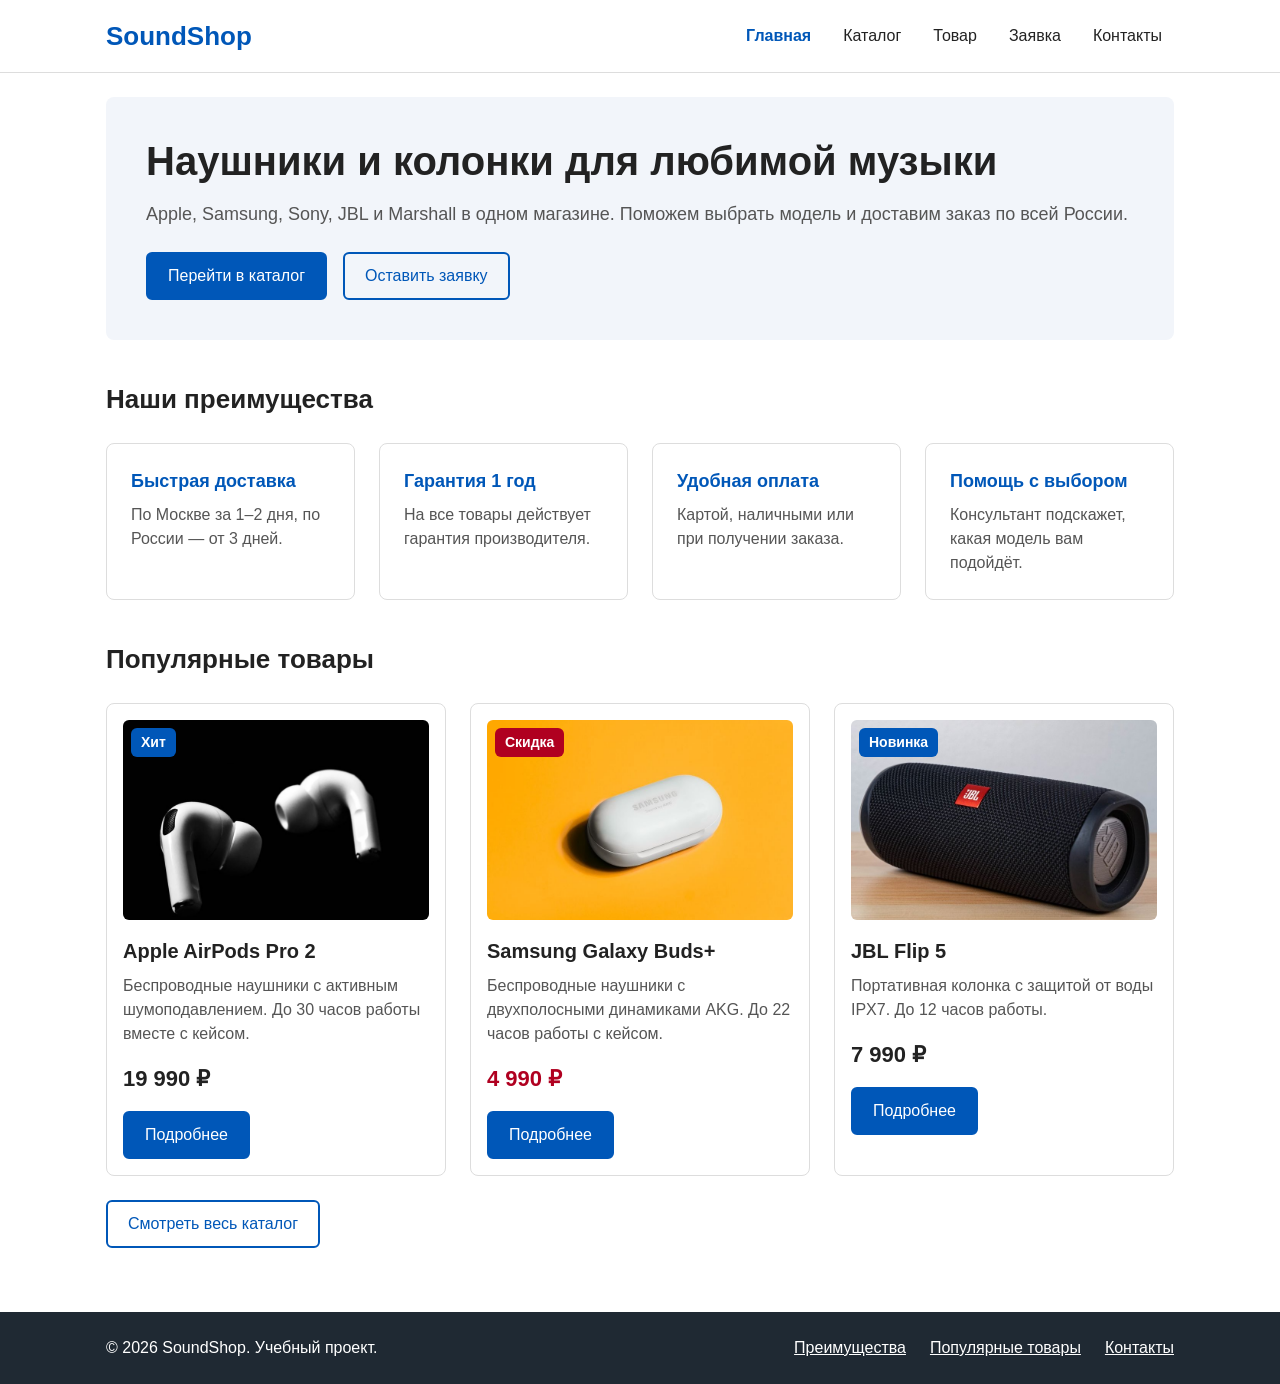
<file: index.html>
<!DOCTYPE html>
<html lang="ru">
<head>
    <meta charset="UTF-8">
    <meta name="viewport" content="width=device-width, initial-scale=1.0">
    <meta name="description" content="SoundShop — интернет-магазин наушников и колонок Apple, Samsung, Sony, JBL и Marshall. Доставка по всей России.">
    <title>SoundShop — магазин наушников и колонок</title>
    <link rel="stylesheet" href="css/style.css">
</head>
<body>
    <!-- Шапка сайта -->
    <header class="site-header">
        <div class="site-header__inner">
            <a class="site-header__logo" href="index.html">SoundShop</a>
            <nav class="site-nav">
                <ul class="site-nav__list">
                    <li class="site-nav__item"><a class="site-nav__link site-nav__link--active" href="index.html">Главная</a></li>
                    <li class="site-nav__item"><a class="site-nav__link" href="catalog.html">Каталог</a></li>
                    <li class="site-nav__item"><a class="site-nav__link" href="product.html">Товар</a></li>
                    <li class="site-nav__item"><a class="site-nav__link" href="order.html">Заявка</a></li>
                    <li class="site-nav__item"><a class="site-nav__link" href="contacts.html">Контакты</a></li>
                </ul>
            </nav>
        </div>
    </header>

    <!-- Основное содержимое -->
    <main class="container">
        <!-- Hero-блок -->
        <section class="hero">
            <h1 class="hero__title">Наушники и колонки для любимой музыки</h1>
            <p class="hero__text">Apple, Samsung, Sony, JBL и Marshall в одном магазине. Поможем выбрать модель и доставим заказ по всей России.</p>
            <div class="hero__buttons">
                <a class="button" href="catalog.html">Перейти в каталог</a>
                <a class="button button--secondary" href="order.html">Оставить заявку</a>
            </div>
        </section>

        <!-- Преимущества -->
        <section class="advantages" id="advantages">
            <h2 class="section-title">Наши преимущества</h2>
            <div class="advantages__list">
                <div class="advantages__item">
                    <h3 class="advantages__title">Быстрая доставка</h3>
                    <p class="advantages__text">По Москве за 1–2 дня, по России — от 3 дней.</p>
                </div>
                <div class="advantages__item">
                    <h3 class="advantages__title">Гарантия 1 год</h3>
                    <p class="advantages__text">На все товары действует гарантия производителя.</p>
                </div>
                <div class="advantages__item">
                    <h3 class="advantages__title">Удобная оплата</h3>
                    <p class="advantages__text">Картой, наличными или при получении заказа.</p>
                </div>
                <div class="advantages__item">
                    <h3 class="advantages__title">Помощь с выбором</h3>
                    <p class="advantages__text">Консультант подскажет, какая модель вам подойдёт.</p>
                </div>
            </div>
        </section>

        <!-- Популярные товары -->
        <section class="popular" id="popular">
            <h2 class="section-title">Популярные товары</h2>
            <div class="product-list">
                <article class="product-card">
                    <span class="product-card__badge">Хит</span>
                    <img class="product-card__img" src="images/airpods-pro-2.jpg" alt="Беспроводные наушники Apple AirPods Pro 2">
                    <h3 class="product-card__title">Apple AirPods Pro 2</h3>
                    <p class="product-card__description">Беспроводные наушники с активным шумоподавлением. До 30 часов работы вместе с кейсом.</p>
                    <p class="product-card__price">19 990 ₽</p>
                    <a class="button product-card__button" href="product.html">Подробнее</a>
                </article>

                <article class="product-card product-card--discount">
                    <span class="product-card__badge">Скидка</span>
                    <img class="product-card__img" src="images/galaxy-buds-plus.jpg" alt="Беспроводные наушники Samsung Galaxy Buds+">
                    <h3 class="product-card__title">Samsung Galaxy Buds+</h3>
                    <p class="product-card__description">Беспроводные наушники с двухполосными динамиками AKG. До 22 часов работы с кейсом.</p>
                    <p class="product-card__price">4 990 ₽</p>
                    <a class="button product-card__button" href="product.html">Подробнее</a>
                </article>

                <article class="product-card">
                    <span class="product-card__badge">Новинка</span>
                    <img class="product-card__img" src="images/jbl-flip-5.jpg" alt="Портативная колонка JBL Flip 5">
                    <h3 class="product-card__title">JBL Flip 5</h3>
                    <p class="product-card__description">Портативная колонка с защитой от воды IPX7. До 12 часов работы.</p>
                    <p class="product-card__price">7 990 ₽</p>
                    <a class="button product-card__button" href="product.html">Подробнее</a>
                </article>
            </div>
            <a class="button button--secondary popular__link" href="catalog.html">Смотреть весь каталог</a>
        </section>
    </main>

    <!-- Подвал -->
    <footer class="site-footer">
        <div class="site-footer__inner">
            <p class="site-footer__copy">© 2026 SoundShop. Учебный проект.</p>
            <ul class="site-footer__list">
                <li class="site-footer__item"><a class="site-footer__link" href="index.html#advantages">Преимущества</a></li>
                <li class="site-footer__item"><a class="site-footer__link" href="index.html#popular">Популярные товары</a></li>
                <li class="site-footer__item"><a class="site-footer__link" href="contacts.html">Контакты</a></li>
            </ul>
        </div>
    </footer>
</body>
</html>
</file>
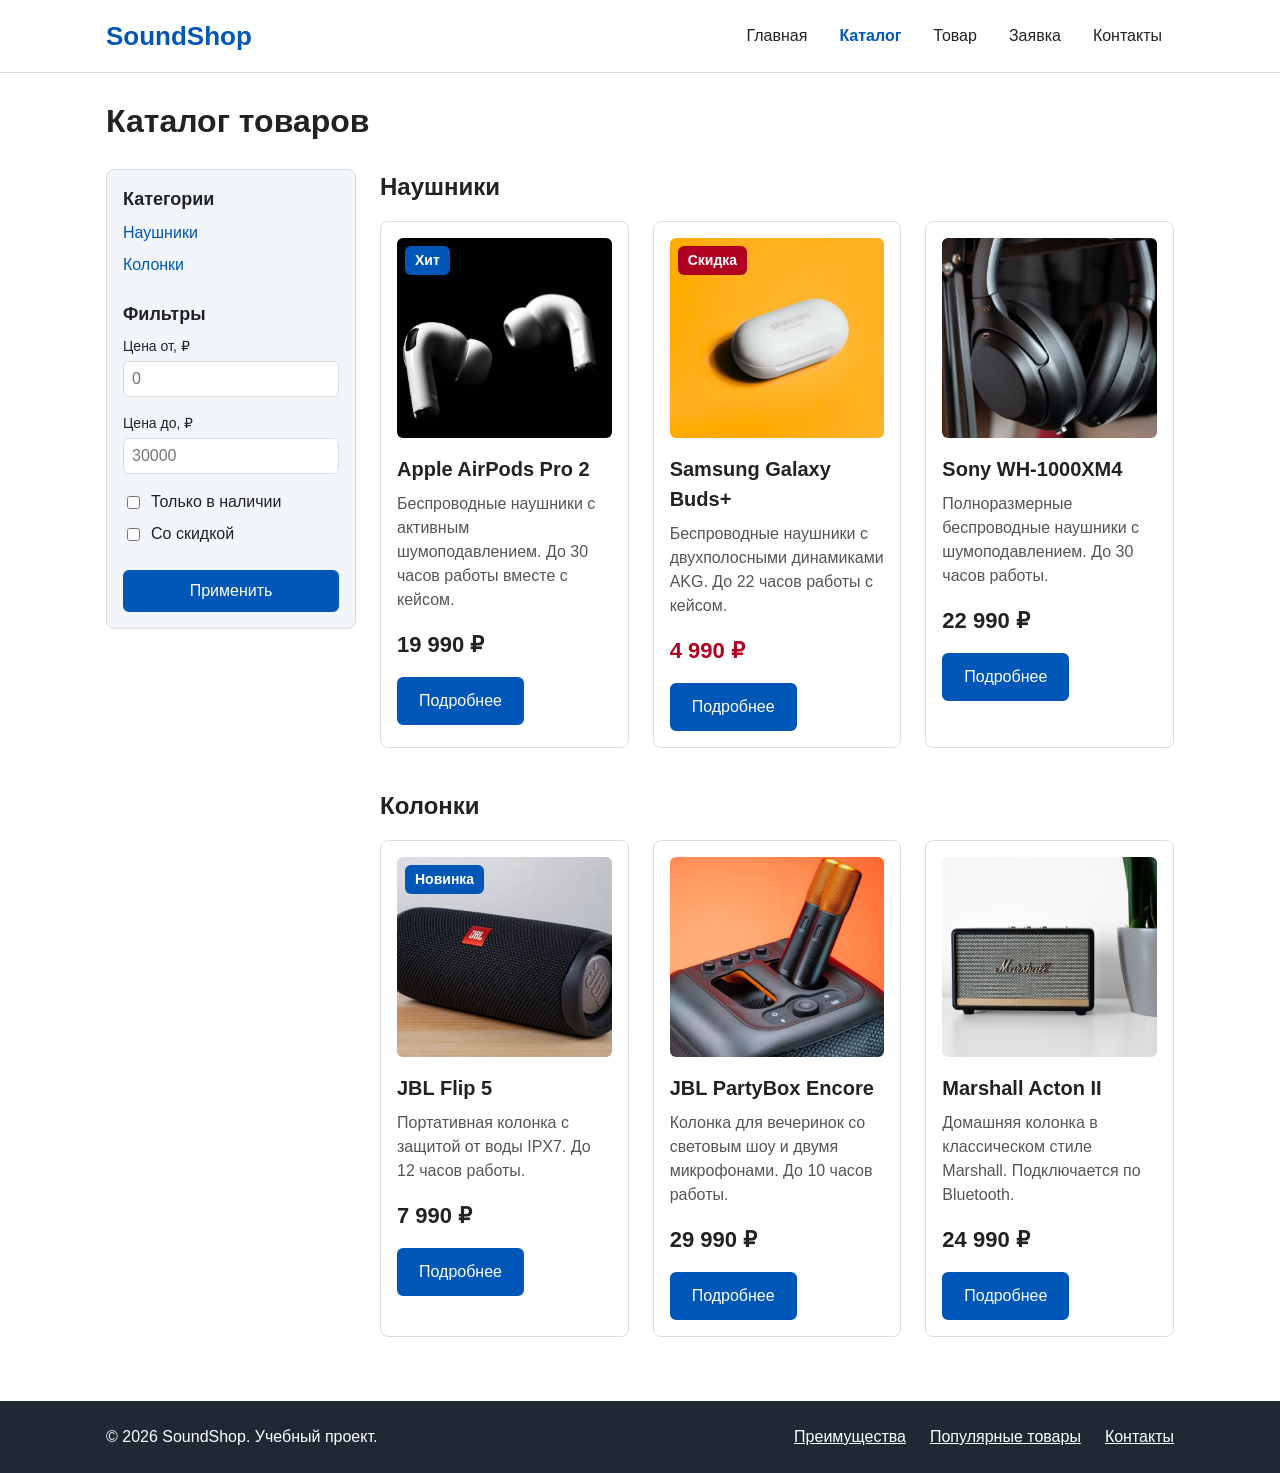
<file: catalog.html>
<!DOCTYPE html>
<html lang="ru">
<head>
    <meta charset="UTF-8">
    <meta name="viewport" content="width=device-width, initial-scale=1.0">
    <meta name="description" content="Каталог SoundShop: наушники Apple, Samsung и Sony, колонки JBL и Marshall.">
    <title>Каталог товаров — SoundShop</title>
    <link rel="stylesheet" href="css/style.css">
</head>
<body>
    <!-- Шапка сайта -->
    <header class="site-header">
        <div class="site-header__inner">
            <a class="site-header__logo" href="index.html">SoundShop</a>
            <nav class="site-nav">
                <ul class="site-nav__list">
                    <li class="site-nav__item"><a class="site-nav__link" href="index.html">Главная</a></li>
                    <li class="site-nav__item"><a class="site-nav__link site-nav__link--active" href="catalog.html">Каталог</a></li>
                    <li class="site-nav__item"><a class="site-nav__link" href="product.html">Товар</a></li>
                    <li class="site-nav__item"><a class="site-nav__link" href="order.html">Заявка</a></li>
                    <li class="site-nav__item"><a class="site-nav__link" href="contacts.html">Контакты</a></li>
                </ul>
            </nav>
        </div>
    </header>

    <!-- Основное содержимое -->
    <main class="container">
        <h1 class="page-title">Каталог товаров</h1>

        <div class="catalog">
            <!-- Категории и фильтры (статический блок) -->
            <aside class="filters">
                <h2 class="filters__title">Категории</h2>
                <ul class="filters__list">
                    <li class="filters__item"><a class="filters__link" href="#headphones">Наушники</a></li>
                    <li class="filters__item"><a class="filters__link" href="#speakers">Колонки</a></li>
                </ul>

                <h2 class="filters__title">Фильтры</h2>
                <form class="filters__form" action="#">
                    <div class="filters__field">
                        <label class="filters__label" for="price-from">Цена от, ₽</label>
                        <input class="filters__input" type="number" id="price-from" name="price_from" placeholder="0">
                    </div>
                    <div class="filters__field">
                        <label class="filters__label" for="price-to">Цена до, ₽</label>
                        <input class="filters__input" type="number" id="price-to" name="price_to" placeholder="30000">
                    </div>
                    <div class="filters__checkbox">
                        <input type="checkbox" id="in-stock" name="in_stock">
                        <label for="in-stock">Только в наличии</label>
                    </div>
                    <div class="filters__checkbox">
                        <input type="checkbox" id="sale" name="sale">
                        <label for="sale">Со скидкой</label>
                    </div>
                    <button class="button filters__button" type="submit">Применить</button>
                </form>
            </aside>

            <!-- Карточки товаров -->
            <div class="catalog__content">
                <section class="catalog__section" id="headphones">
                    <h2 class="catalog__title">Наушники</h2>
                    <div class="product-list">
                        <article class="product-card">
                            <span class="product-card__badge">Хит</span>
                            <img class="product-card__img" src="images/airpods-pro-2.jpg" alt="Беспроводные наушники Apple AirPods Pro 2">
                            <h3 class="product-card__title">Apple AirPods Pro 2</h3>
                            <p class="product-card__description">Беспроводные наушники с активным шумоподавлением. До 30 часов работы вместе с кейсом.</p>
                            <p class="product-card__price">19 990 ₽</p>
                            <a class="button product-card__button" href="product.html">Подробнее</a>
                        </article>

                        <article class="product-card product-card--discount">
                            <span class="product-card__badge">Скидка</span>
                            <img class="product-card__img" src="images/galaxy-buds-plus.jpg" alt="Беспроводные наушники Samsung Galaxy Buds+">
                            <h3 class="product-card__title">Samsung Galaxy Buds+</h3>
                            <p class="product-card__description">Беспроводные наушники с двухполосными динамиками AKG. До 22 часов работы с кейсом.</p>
                            <p class="product-card__price">4 990 ₽</p>
                            <a class="button product-card__button" href="product.html">Подробнее</a>
                        </article>

                        <article class="product-card">
                            <img class="product-card__img" src="images/sony-wh-1000xm4.jpg" alt="Полноразмерные наушники Sony WH-1000XM4">
                            <h3 class="product-card__title">Sony WH-1000XM4</h3>
                            <p class="product-card__description">Полноразмерные беспроводные наушники с шумоподавлением. До 30 часов работы.</p>
                            <p class="product-card__price">22 990 ₽</p>
                            <a class="button product-card__button" href="product.html">Подробнее</a>
                        </article>
                    </div>
                </section>

                <section class="catalog__section" id="speakers">
                    <h2 class="catalog__title">Колонки</h2>
                    <div class="product-list">
                        <article class="product-card">
                            <span class="product-card__badge">Новинка</span>
                            <img class="product-card__img" src="images/jbl-flip-5.jpg" alt="Портативная колонка JBL Flip 5">
                            <h3 class="product-card__title">JBL Flip 5</h3>
                            <p class="product-card__description">Портативная колонка с защитой от воды IPX7. До 12 часов работы.</p>
                            <p class="product-card__price">7 990 ₽</p>
                            <a class="button product-card__button" href="product.html">Подробнее</a>
                        </article>

                        <article class="product-card">
                            <img class="product-card__img" src="images/jbl-partybox-encore.jpg" alt="Колонка для вечеринок JBL PartyBox Encore">
                            <h3 class="product-card__title">JBL PartyBox Encore</h3>
                            <p class="product-card__description">Колонка для вечеринок со световым шоу и двумя микрофонами. До 10 часов работы.</p>
                            <p class="product-card__price">29 990 ₽</p>
                            <a class="button product-card__button" href="product.html">Подробнее</a>
                        </article>

                        <article class="product-card">
                            <img class="product-card__img" src="images/marshall-acton-2.jpg" alt="Домашняя колонка Marshall Acton II">
                            <h3 class="product-card__title">Marshall Acton II</h3>
                            <p class="product-card__description">Домашняя колонка в классическом стиле Marshall. Подключается по Bluetooth.</p>
                            <p class="product-card__price">24 990 ₽</p>
                            <a class="button product-card__button" href="product.html">Подробнее</a>
                        </article>
                    </div>
                </section>
            </div>
        </div>
    </main>

    <!-- Подвал -->
    <footer class="site-footer">
        <div class="site-footer__inner">
            <p class="site-footer__copy">© 2026 SoundShop. Учебный проект.</p>
            <ul class="site-footer__list">
                <li class="site-footer__item"><a class="site-footer__link" href="index.html#advantages">Преимущества</a></li>
                <li class="site-footer__item"><a class="site-footer__link" href="index.html#popular">Популярные товары</a></li>
                <li class="site-footer__item"><a class="site-footer__link" href="contacts.html">Контакты</a></li>
            </ul>
        </div>
    </footer>
</body>
</html>
</file>
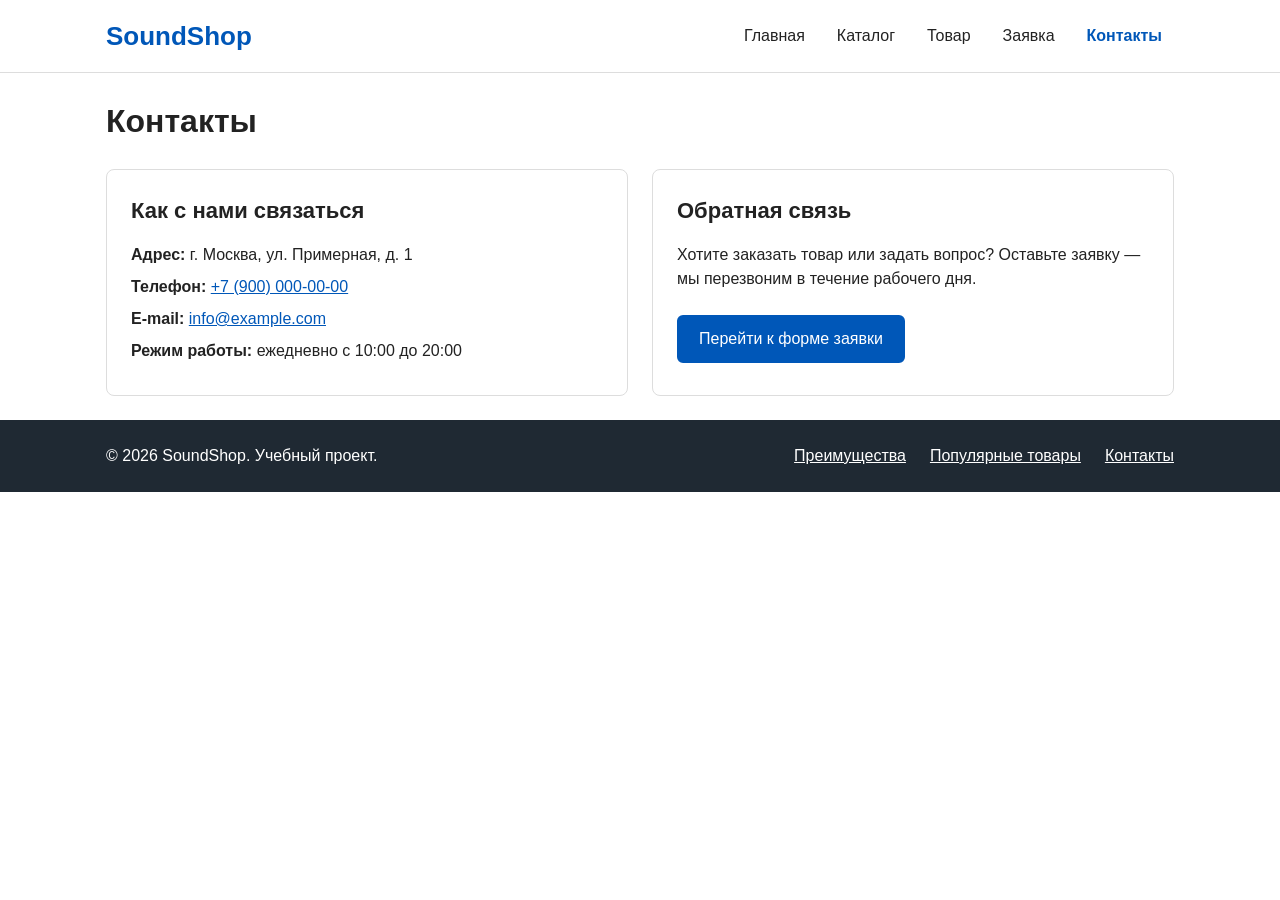
<file: contacts.html>
<!DOCTYPE html>
<html lang="ru">
<head>
    <meta charset="UTF-8">
    <meta name="viewport" content="width=device-width, initial-scale=1.0">
    <meta name="description" content="Контакты магазина SoundShop: адрес, телефон, e-mail и режим работы.">
    <title>Контакты — SoundShop</title>
    <link rel="stylesheet" href="css/style.css">
</head>
<body>
    <!-- Шапка сайта -->
    <header class="site-header">
        <div class="site-header__inner">
            <a class="site-header__logo" href="index.html">SoundShop</a>
            <nav class="site-nav">
                <ul class="site-nav__list">
                    <li class="site-nav__item"><a class="site-nav__link" href="index.html">Главная</a></li>
                    <li class="site-nav__item"><a class="site-nav__link" href="catalog.html">Каталог</a></li>
                    <li class="site-nav__item"><a class="site-nav__link" href="product.html">Товар</a></li>
                    <li class="site-nav__item"><a class="site-nav__link" href="order.html">Заявка</a></li>
                    <li class="site-nav__item"><a class="site-nav__link site-nav__link--active" href="contacts.html">Контакты</a></li>
                </ul>
            </nav>
        </div>
    </header>

    <!-- Основное содержимое -->
    <main class="container">
        <h1 class="page-title">Контакты</h1>

        <div class="contacts">
            <!-- Контактная информация -->
            <section class="contacts__block">
                <h2 class="contacts__title">Как с нами связаться</h2>
                <ul class="contacts__list">
                    <li class="contacts__item"><strong>Адрес:</strong> г. Москва, ул. Примерная, д. 1</li>
                    <li class="contacts__item"><strong>Телефон:</strong> <a href="tel:+79000000000">+7 (900) 000-00-00</a></li>
                    <li class="contacts__item"><strong>E-mail:</strong> <a href="mailto:info@example.com">info@example.com</a></li>
                    <li class="contacts__item"><strong>Режим работы:</strong> ежедневно с 10:00 до 20:00</li>
                </ul>
            </section>

            <!-- Ссылка на форму заявки -->
            <section class="contacts__block">
                <h2 class="contacts__title">Обратная связь</h2>
                <p class="contacts__text">Хотите заказать товар или задать вопрос? Оставьте заявку — мы перезвоним в течение рабочего дня.</p>
                <a class="button" href="order.html">Перейти к форме заявки</a>
            </section>
        </div>
    </main>

    <!-- Подвал -->
    <footer class="site-footer">
        <div class="site-footer__inner">
            <p class="site-footer__copy">© 2026 SoundShop. Учебный проект.</p>
            <ul class="site-footer__list">
                <li class="site-footer__item"><a class="site-footer__link" href="index.html#advantages">Преимущества</a></li>
                <li class="site-footer__item"><a class="site-footer__link" href="index.html#popular">Популярные товары</a></li>
                <li class="site-footer__item"><a class="site-footer__link" href="contacts.html">Контакты</a></li>
            </ul>
        </div>
    </footer>
</body>
</html>
</file>
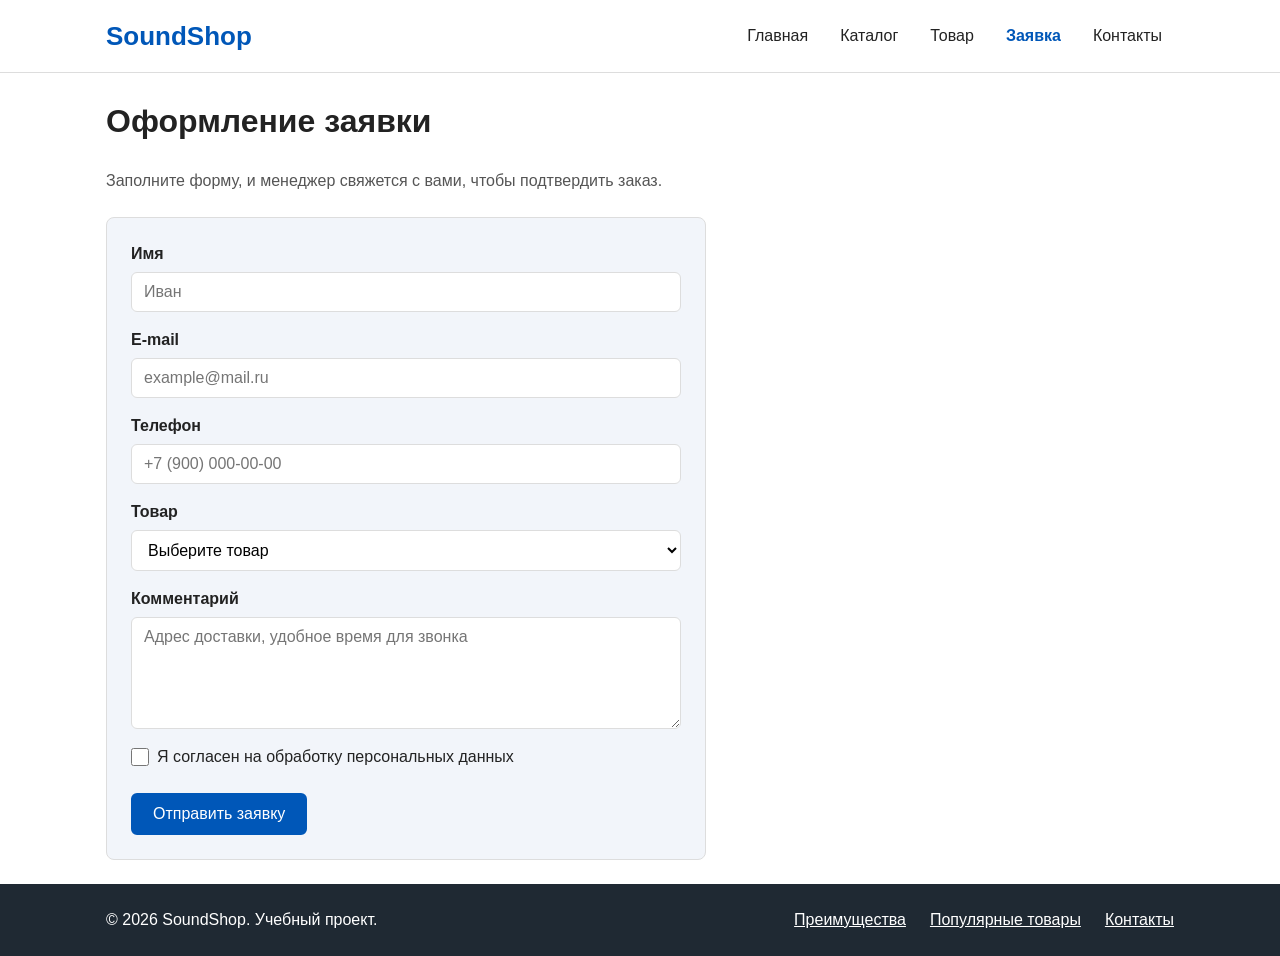
<file: order.html>
<!DOCTYPE html>
<html lang="ru">
<head>
    <meta charset="UTF-8">
    <meta name="viewport" content="width=device-width, initial-scale=1.0">
    <meta name="description" content="Оформление заявки на покупку наушников и колонок в магазине SoundShop.">
    <title>Оформление заявки — SoundShop</title>
    <link rel="stylesheet" href="css/style.css">
</head>
<body>
    <!-- Шапка сайта -->
    <header class="site-header">
        <div class="site-header__inner">
            <a class="site-header__logo" href="index.html">SoundShop</a>
            <nav class="site-nav">
                <ul class="site-nav__list">
                    <li class="site-nav__item"><a class="site-nav__link" href="index.html">Главная</a></li>
                    <li class="site-nav__item"><a class="site-nav__link" href="catalog.html">Каталог</a></li>
                    <li class="site-nav__item"><a class="site-nav__link" href="product.html">Товар</a></li>
                    <li class="site-nav__item"><a class="site-nav__link site-nav__link--active" href="order.html">Заявка</a></li>
                    <li class="site-nav__item"><a class="site-nav__link" href="contacts.html">Контакты</a></li>
                </ul>
            </nav>
        </div>
    </header>

    <!-- Основное содержимое -->
    <main class="container">
        <section class="order">
            <h1 class="page-title">Оформление заявки</h1>
            <p class="order__text">Заполните форму, и менеджер свяжется с вами, чтобы подтвердить заказ.</p>

            <!-- Форма заявки -->
            <form class="order-form" action="#">
                <div class="order-form__field">
                    <label class="order-form__label" for="name">Имя</label>
                    <input class="order-form__input" type="text" id="name" name="name" placeholder="Иван" required>
                </div>

                <div class="order-form__field">
                    <label class="order-form__label" for="email">E-mail</label>
                    <input class="order-form__input" type="email" id="email" name="email" placeholder="example@mail.ru" required>
                </div>

                <div class="order-form__field">
                    <label class="order-form__label" for="phone">Телефон</label>
                    <input class="order-form__input" type="tel" id="phone" name="phone" placeholder="+7 (900) 000-00-00" required>
                </div>

                <div class="order-form__field">
                    <label class="order-form__label" for="product">Товар</label>
                    <select class="order-form__input" id="product" name="product" required>
                        <option value="">Выберите товар</option>
                        <option value="airpods-pro-2">Apple AirPods Pro 2 — 19 990 ₽</option>
                        <option value="galaxy-buds-plus">Samsung Galaxy Buds+ — 4 990 ₽</option>
                        <option value="sony-wh-1000xm4">Sony WH-1000XM4 — 22 990 ₽</option>
                        <option value="jbl-flip-5">JBL Flip 5 — 7 990 ₽</option>
                        <option value="jbl-partybox-encore">JBL PartyBox Encore — 29 990 ₽</option>
                        <option value="marshall-acton-2">Marshall Acton II — 24 990 ₽</option>
                    </select>
                </div>

                <div class="order-form__field">
                    <label class="order-form__label" for="comment">Комментарий</label>
                    <textarea class="order-form__input order-form__textarea" id="comment" name="comment" rows="5" placeholder="Адрес доставки, удобное время для звонка"></textarea>
                </div>

                <div class="order-form__field order-form__field--checkbox">
                    <input class="order-form__checkbox" type="checkbox" id="agree" name="agree" required>
                    <label class="order-form__label" for="agree">Я согласен на обработку персональных данных</label>
                </div>

                <div class="order-form__actions">
                    <button class="button" type="submit">Отправить заявку</button>
                </div>
            </form>
        </section>
    </main>

    <!-- Подвал -->
    <footer class="site-footer">
        <div class="site-footer__inner">
            <p class="site-footer__copy">© 2026 SoundShop. Учебный проект.</p>
            <ul class="site-footer__list">
                <li class="site-footer__item"><a class="site-footer__link" href="index.html#advantages">Преимущества</a></li>
                <li class="site-footer__item"><a class="site-footer__link" href="index.html#popular">Популярные товары</a></li>
                <li class="site-footer__item"><a class="site-footer__link" href="contacts.html">Контакты</a></li>
            </ul>
        </div>
    </footer>
</body>
</html>
</file>
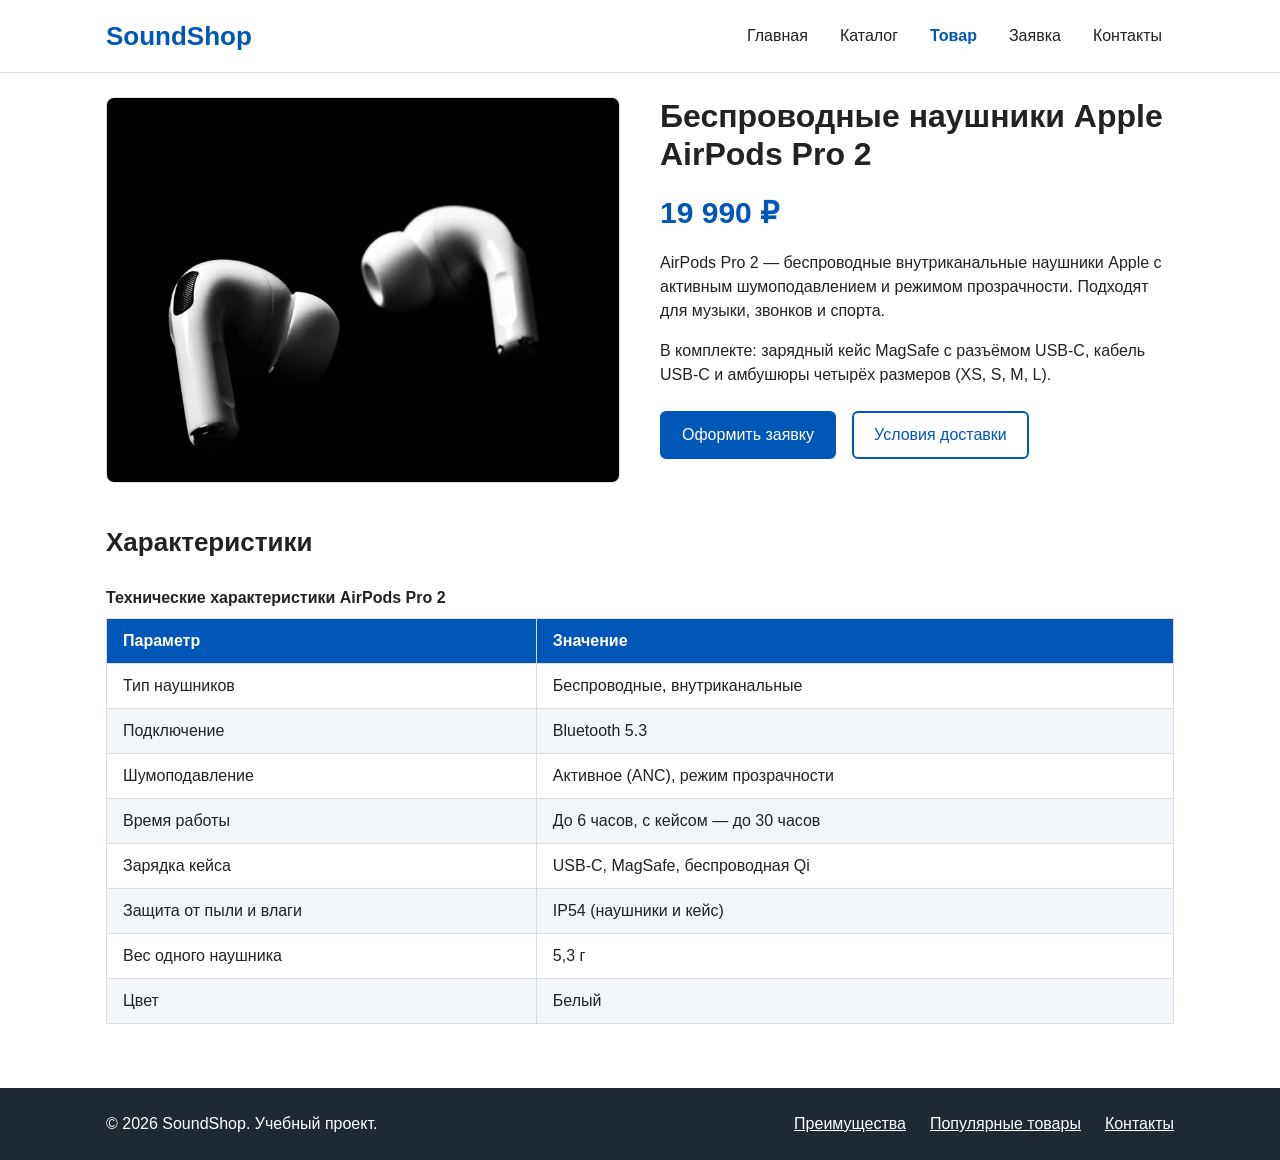
<file: product.html>
<!DOCTYPE html>
<html lang="ru">
<head>
    <meta charset="UTF-8">
    <meta name="viewport" content="width=device-width, initial-scale=1.0">
    <meta name="description" content="Беспроводные наушники Apple AirPods Pro 2: описание, характеристики и цена. Оформите заявку в магазине SoundShop.">
    <title>Наушники Apple AirPods Pro 2 — SoundShop</title>
    <link rel="stylesheet" href="css/style.css">
</head>
<body>
    <!-- Шапка сайта -->
    <header class="site-header">
        <div class="site-header__inner">
            <a class="site-header__logo" href="index.html">SoundShop</a>
            <nav class="site-nav">
                <ul class="site-nav__list">
                    <li class="site-nav__item"><a class="site-nav__link" href="index.html">Главная</a></li>
                    <li class="site-nav__item"><a class="site-nav__link" href="catalog.html">Каталог</a></li>
                    <li class="site-nav__item"><a class="site-nav__link site-nav__link--active" href="product.html">Товар</a></li>
                    <li class="site-nav__item"><a class="site-nav__link" href="order.html">Заявка</a></li>
                    <li class="site-nav__item"><a class="site-nav__link" href="contacts.html">Контакты</a></li>
                </ul>
            </nav>
        </div>
    </header>

    <!-- Основное содержимое -->
    <main class="container">
        <!-- Информация о товаре -->
        <section class="product">
            <img class="product__img" src="images/airpods-pro-2.jpg" alt="Беспроводные наушники Apple AirPods Pro 2">
            <div class="product__info">
                <h1 class="product__title">Беспроводные наушники Apple AirPods Pro 2</h1>
                <p class="product__price">19 990 ₽</p>
                <p class="product__description">AirPods Pro 2 — беспроводные внутриканальные наушники Apple с активным шумоподавлением и режимом прозрачности. Подходят для музыки, звонков и спорта.</p>
                <p class="product__description">В комплекте: зарядный кейс MagSafe с разъёмом USB-C, кабель USB-C и амбушюры четырёх размеров (XS, S, M, L).</p>
                <div class="product__buttons">
                    <a class="button" href="order.html">Оформить заявку</a>
                    <button class="button button--secondary" type="button" id="open-modal">Условия доставки</button>
                </div>
            </div>
        </section>

        <!-- Таблица характеристик -->
        <section class="specs">
            <h2 class="section-title">Характеристики</h2>
            <table class="specs-table">
                <caption class="specs-table__caption">Технические характеристики AirPods Pro 2</caption>
                <thead>
                    <tr>
                        <th>Параметр</th>
                        <th>Значение</th>
                    </tr>
                </thead>
                <tbody>
                    <tr>
                        <td>Тип наушников</td>
                        <td>Беспроводные, внутриканальные</td>
                    </tr>
                    <tr>
                        <td>Подключение</td>
                        <td>Bluetooth 5.3</td>
                    </tr>
                    <tr>
                        <td>Шумоподавление</td>
                        <td>Активное (ANC), режим прозрачности</td>
                    </tr>
                    <tr>
                        <td>Время работы</td>
                        <td>До 6 часов, с кейсом — до 30 часов</td>
                    </tr>
                    <tr>
                        <td>Зарядка кейса</td>
                        <td>USB-C, MagSafe, беспроводная Qi</td>
                    </tr>
                    <tr>
                        <td>Защита от пыли и влаги</td>
                        <td>IP54 (наушники и кейс)</td>
                    </tr>
                    <tr>
                        <td>Вес одного наушника</td>
                        <td>5,3 г</td>
                    </tr>
                    <tr>
                        <td>Цвет</td>
                        <td>Белый</td>
                    </tr>
                </tbody>
            </table>
        </section>

        <!-- Модальное окно (открывается кнопкой «Условия доставки») -->
        <dialog class="modal" id="delivery-modal">
            <h2 class="modal__title">Условия доставки</h2>
            <ul class="modal__list">
                <li class="modal__item">По Москве — курьером за 1–2 дня, бесплатно при заказе от 5 000 ₽.</li>
                <li class="modal__item">По России — транспортной компанией за 3–7 дней.</li>
                <li class="modal__item">Самовывоз из магазина — бесплатно, в день заказа.</li>
            </ul>
            <button class="button" type="button" id="close-modal">Закрыть</button>
        </dialog>
    </main>

    <!-- Подвал -->
    <footer class="site-footer">
        <div class="site-footer__inner">
            <p class="site-footer__copy">© 2026 SoundShop. Учебный проект.</p>
            <ul class="site-footer__list">
                <li class="site-footer__item"><a class="site-footer__link" href="index.html#advantages">Преимущества</a></li>
                <li class="site-footer__item"><a class="site-footer__link" href="index.html#popular">Популярные товары</a></li>
                <li class="site-footer__item"><a class="site-footer__link" href="contacts.html">Контакты</a></li>
            </ul>
        </div>
    </footer>

    <script src="js/main.js"></script>
</body>
</html>
</file>
<file: css/style.css>
/* =========================================
   SoundShop — общий файл стилей для всех страниц
   Контрольная работа №1. HTML и CSS
   ========================================= */


/* ---------- Переменные ---------- */
:root {
    --color-bg: #ffffff;
    --color-bg-light: #f2f5fa;
    --color-text: #222222;
    --color-text-light: #555555;
    --color-primary: #0057b8;
    --color-primary-dark: #003f86;
    --color-border: #dddddd;
    --color-danger: #b00020;
    --color-footer: #1f2933;

    --space-sm: 8px;
    --space-md: 16px;
    --space-lg: 24px;
    --space-xl: 40px;

    --radius-sm: 6px;
    --radius-md: 8px;

    --container-width: 1100px;
}


/* ---------- Базовые стили ---------- */
* {
    box-sizing: border-box;
}

body {
    margin: 0;
    font-family: Arial, sans-serif;
    font-size: 16px;
    line-height: 1.5;
    color: var(--color-text);
    background-color: var(--color-bg);
}

img {
    display: block;
    max-width: 100%;
}

a {
    color: var(--color-primary);
}

a:hover {
    color: var(--color-primary-dark);
}

a:focus-visible {
    outline: 2px solid var(--color-primary);
    outline-offset: 2px;
}

.container {
    max-width: var(--container-width);
    margin: 0 auto;
    padding: var(--space-lg) var(--space-md);
}

.page-title {
    margin: 0 0 var(--space-lg);
    font-size: 32px;
}

.section-title {
    margin: 0 0 var(--space-lg);
    font-size: 26px;
}


/* ---------- Шапка ---------- */
.site-header {
    position: sticky;
    top: 0;
    z-index: 10; /* шапка остаётся поверх карточек при прокрутке */
    background-color: var(--color-bg);
    border-bottom: 1px solid var(--color-border);
}

.site-header__inner {
    display: flex;
    justify-content: space-between;
    align-items: center;
    max-width: var(--container-width);
    margin: 0 auto;
    padding: var(--space-md);
}

.site-header__logo {
    font-size: 26px;
    font-weight: bold;
    color: var(--color-primary);
    text-decoration: none;
}


/* ---------- Навигация ---------- */
.site-nav__list {
    display: flex;
    gap: var(--space-sm);
    margin: 0;
    padding: 0;
    list-style: none;
}

.site-nav__link {
    display: block;
    padding: 8px 12px;
    border-radius: var(--radius-sm);
    color: var(--color-text);
    text-decoration: none;
}

.site-nav__link:hover {
    background-color: var(--color-bg-light);
    color: var(--color-primary);
}

.site-nav__link--active {
    font-weight: bold;
    color: var(--color-primary);
}


/* ---------- Кнопки ---------- */
.button {
    display: inline-block;
    padding: 10px 20px;
    border: 2px solid var(--color-primary);
    border-radius: var(--radius-sm);
    background-color: var(--color-primary);
    color: #ffffff;
    font-family: inherit;
    font-size: 16px;
    text-decoration: none;
    cursor: pointer;
}

.button:hover {
    border-color: var(--color-primary-dark);
    background-color: var(--color-primary-dark);
    color: #ffffff;
}

.button:focus-visible {
    outline: 2px solid var(--color-primary);
    outline-offset: 3px;
}

button:disabled,
.button--disabled {
    opacity: 0.6;
    cursor: not-allowed;
}

/* кнопка с рамкой без заливки */
.button--secondary {
    background-color: transparent;
    color: var(--color-primary);
}

.button--secondary:hover {
    border-color: var(--color-primary);
    background-color: var(--color-primary);
    color: #ffffff;
}


/* ---------- Hero-блок (главная) ---------- */
.hero {
    margin-bottom: var(--space-xl);
    padding: var(--space-xl);
    border-radius: var(--radius-md);
    background-color: var(--color-bg-light);
}

.hero__title {
    margin: 0 0 var(--space-md);
    font-size: 40px;
    line-height: 1.2;
}

.hero__text {
    margin: 0 0 var(--space-lg);
    font-size: 18px;
    color: var(--color-text-light);
}

.hero__buttons {
    display: flex;
    gap: var(--space-md);
}


/* ---------- Преимущества (главная) ---------- */
.advantages {
    margin-bottom: var(--space-xl);
}

.advantages__list {
    display: flex;
    gap: var(--space-lg);
}

.advantages__item {
    flex: 1;
    padding: var(--space-lg);
    border: 1px solid var(--color-border);
    border-radius: var(--radius-md);
}

.advantages__title {
    margin: 0 0 var(--space-sm);
    font-size: 18px;
    color: var(--color-primary);
}

.advantages__text {
    margin: 0;
    color: var(--color-text-light);
}


/* ---------- Популярные товары (главная) ---------- */
.popular {
    margin-bottom: var(--space-xl);
}

.popular__link {
    margin-top: var(--space-lg);
}


/* ---------- Сетка карточек ---------- */
.product-list {
    display: grid;
    grid-template-columns: repeat(3, 1fr);
    gap: var(--space-lg);
}


/* ---------- Карточка товара ---------- */
.product-card {
    position: relative; /* относительно карточки позиционируется бейдж */
    padding: var(--space-md);
    border: 1px solid var(--color-border);
    border-radius: var(--radius-md);
    background-color: var(--color-bg);
}

.product-card__badge {
    position: absolute;
    top: 24px;
    left: 24px;
    padding: 4px 10px;
    border-radius: var(--radius-sm);
    background-color: var(--color-primary);
    color: #ffffff;
    font-size: 14px;
    font-weight: bold;
}

.product-card__img {
    width: 100%;
    height: 200px;
    margin-bottom: var(--space-md);
    border-radius: var(--radius-sm);
    object-fit: cover;
}

.product-card__title {
    margin: 0 0 var(--space-sm);
    font-size: 20px;
}

.product-card__description {
    margin: 0 0 var(--space-md);
    color: var(--color-text-light);
}

.product-card__price {
    margin: 0 0 var(--space-md);
    font-size: 22px;
    font-weight: bold;
}

/* модификатор: товар со скидкой */
.product-card--discount .product-card__badge {
    background-color: var(--color-danger);
}

.product-card--discount .product-card__price {
    color: var(--color-danger);
}


/* ---------- Каталог ---------- */
.catalog {
    display: grid;
    grid-template-columns: 250px 1fr;
    gap: var(--space-lg);
    align-items: start;
}

.catalog__section {
    margin-bottom: var(--space-xl);
}

.catalog__title {
    margin: 0 0 var(--space-md);
    font-size: 24px;
}


/* ---------- Категории и фильтры ---------- */
.filters {
    padding: var(--space-md);
    border: 1px solid var(--color-border);
    border-radius: var(--radius-md);
    background-color: var(--color-bg-light);
}

.filters__title {
    margin: 0 0 var(--space-sm);
    font-size: 18px;
}

.filters__list {
    margin: 0 0 var(--space-lg);
    padding: 0;
    list-style: none;
}

.filters__item {
    margin-bottom: var(--space-sm);
}

.filters__link {
    text-decoration: none;
}

.filters__link:hover {
    text-decoration: underline;
}

.filters__field {
    display: flex;
    flex-direction: column;
    margin-bottom: var(--space-md);
}

.filters__label {
    margin-bottom: 4px;
    font-size: 14px;
}

.filters__input {
    padding: 8px;
    border: 1px solid var(--color-border);
    border-radius: var(--radius-sm);
    font-family: inherit;
    font-size: 16px;
}

.filters__input:focus-visible {
    outline: 2px solid var(--color-primary);
    outline-offset: 1px;
}

.filters__checkbox {
    display: flex;
    align-items: center;
    gap: var(--space-sm);
    margin-bottom: var(--space-sm);
}

.filters__button {
    width: 100%;
    margin-top: var(--space-md);
}


/* ---------- Страница товара ---------- */
.product {
    display: grid;
    grid-template-columns: 1fr 1fr;
    gap: var(--space-xl);
    align-items: start;
    margin-bottom: var(--space-xl);
}

.product__img {
    width: 100%;
    border: 1px solid var(--color-border);
    border-radius: var(--radius-md);
}

.product__title {
    margin: 0 0 var(--space-md);
    font-size: 32px;
    line-height: 1.2;
}

.product__price {
    margin: 0 0 var(--space-md);
    font-size: 30px;
    font-weight: bold;
    color: var(--color-primary);
}

.product__description {
    margin: 0 0 var(--space-md);
}

.product__buttons {
    display: flex;
    gap: var(--space-md);
    margin-top: var(--space-lg);
}


/* ---------- Таблица характеристик ---------- */
.specs {
    margin-bottom: var(--space-xl);
}

.specs-table {
    width: 100%;
    border-collapse: collapse;
}

.specs-table__caption {
    margin-bottom: var(--space-sm);
    font-weight: bold;
    text-align: left;
}

.specs-table th,
.specs-table td {
    padding: 10px 16px;
    border: 1px solid var(--color-border);
    text-align: left;
}

.specs-table th {
    background-color: var(--color-primary);
    color: #ffffff;
}

.specs-table tbody tr:nth-child(even) {
    background-color: var(--color-bg-light);
}


/* ---------- Модальное окно ---------- */
.modal {
    max-width: 480px;
    padding: var(--space-lg);
    border: none;
    border-radius: var(--radius-md);
}

.modal__title {
    margin: 0 0 var(--space-md);
}

.modal__list {
    margin: 0 0 var(--space-lg);
    padding-left: 20px;
}

.modal__item {
    margin-bottom: var(--space-sm);
}


/* ---------- Форма заявки ---------- */
.order__text {
    margin: 0 0 var(--space-lg);
    color: var(--color-text-light);
}

.order-form {
    max-width: 600px;
    padding: var(--space-lg);
    border: 1px solid var(--color-border);
    border-radius: var(--radius-md);
    background-color: var(--color-bg-light);
}

.order-form__field {
    display: flex;
    flex-direction: column;
    margin-bottom: var(--space-md);
}

.order-form__label {
    margin-bottom: 6px;
    font-weight: bold;
}

.order-form__input {
    padding: 10px 12px;
    border: 1px solid var(--color-border);
    border-radius: var(--radius-sm);
    background-color: #ffffff;
    font-family: inherit;
    font-size: 16px;
}

.order-form__input:focus-visible {
    outline: 2px solid var(--color-primary);
    outline-offset: 1px;
}

.order-form__textarea {
    resize: vertical;
}

/* модификатор: строка с чекбоксом */
.order-form__field--checkbox {
    flex-direction: row;
    align-items: center;
    gap: var(--space-sm);
}

.order-form__field--checkbox .order-form__label {
    margin-bottom: 0;
    font-weight: normal;
}

.order-form__checkbox {
    width: 18px;
    height: 18px;
    margin: 0;
}

.order-form__actions {
    margin-top: var(--space-lg);
}


/* ---------- Контакты ---------- */
.contacts {
    display: grid;
    grid-template-columns: 1fr 1fr;
    gap: var(--space-lg);
}

.contacts__block {
    padding: var(--space-lg);
    border: 1px solid var(--color-border);
    border-radius: var(--radius-md);
}

.contacts__title {
    margin: 0 0 var(--space-md);
    font-size: 22px;
}

.contacts__list {
    margin: 0;
    padding: 0;
    list-style: none;
}

.contacts__item {
    margin-bottom: var(--space-sm);
}

.contacts__text {
    margin: 0 0 var(--space-lg);
}


/* ---------- Подвал ---------- */
.site-footer {
    background-color: var(--color-footer);
    color: #ffffff;
}

.site-footer__inner {
    display: flex;
    justify-content: space-between;
    align-items: center;
    max-width: var(--container-width);
    margin: 0 auto;
    padding: var(--space-lg) var(--space-md);
}

.site-footer__copy {
    margin: 0;
}

.site-footer__list {
    display: flex;
    gap: var(--space-lg);
    margin: 0;
    padding: 0;
    list-style: none;
}

.site-footer__link {
    color: #ffffff;
}

.site-footer__link:hover {
    color: #a8c8ff;
}

.site-footer__link:focus-visible {
    outline: 2px solid #ffffff;
    outline-offset: 2px;
}
</file>
